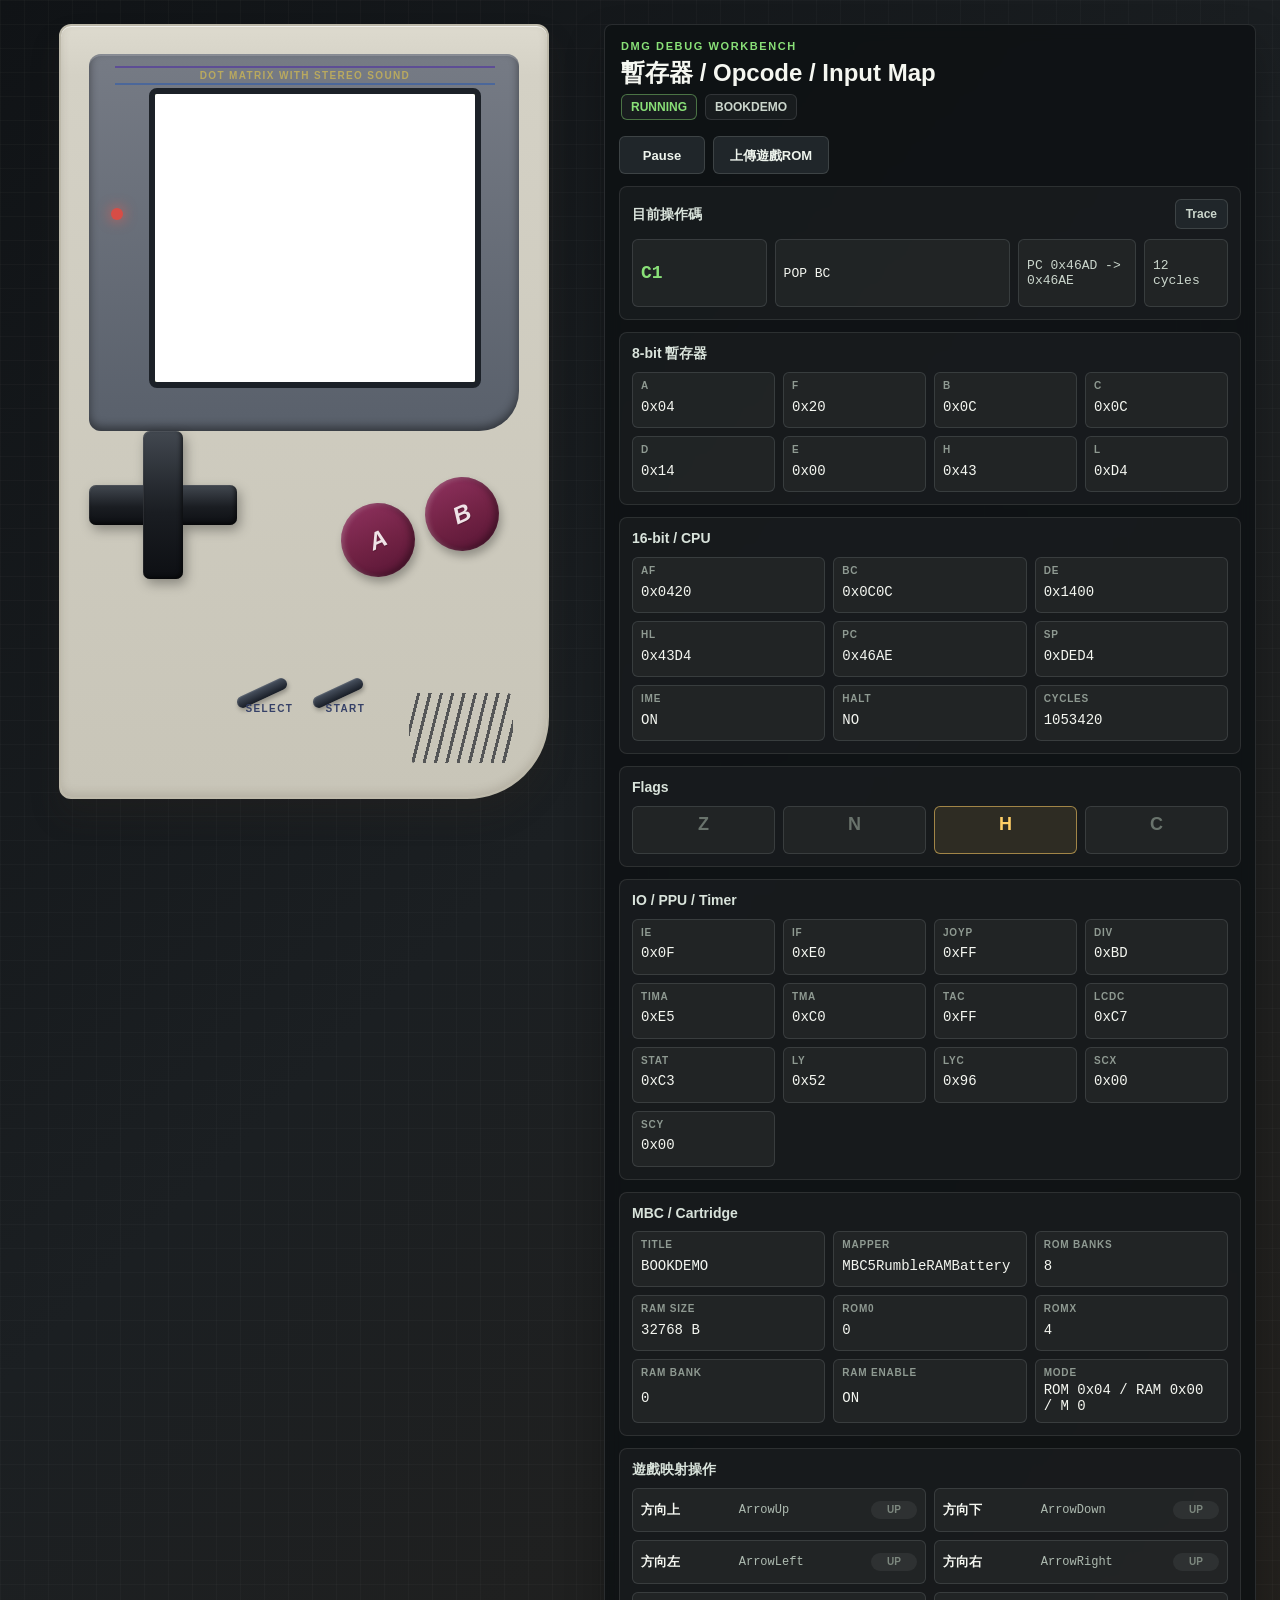
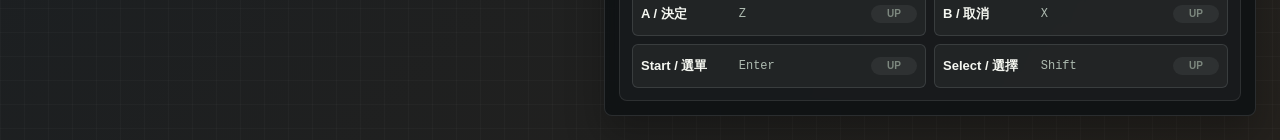
<file: index.html>
<!DOCTYPE html>
<html lang="zh-Hant">

<head>
    <meta charset="UTF-8">
    <meta name="viewport" content="width=device-width, initial-scale=1.0">
    <title>裕淵的GB模擬器 Debug Workbench</title>
    <meta name="description"
        content="Game Boy emulator debug workbench with live CPU registers, opcode trace, mapper state, and input mapping.">
    <link rel="stylesheet" href="css/reset.css">
    <link rel="stylesheet" href="css/style.css">
    <link rel="stylesheet" href="css/style-dmg.css">
    <link rel="stylesheet" href="css/style-mobile.css">
    <link rel="stylesheet" href="css/debug-tools.css">
</head>

<body class="debug-workbench">
    <main class="debug-layout">
        <section class="emulator-stage" aria-label="Game Boy emulator">
            <div class="gameboy">
                <div class="display">
                    <div class="display-content">
                        <canvas id="bootLogo" width="320" height="288"></canvas>
                    </div>
                </div>

                <div class="rom-input">
                    <span>Upload ROM</span>
                    <input id="rom-input" type="file" accept=".gb">
                </div>

                <div class="joypad" id="joypad">
                    <div class="crosspad" id="crosspad">
                        <button class="up" data-key="ArrowUp" id="up-button" aria-label="Up"></button>
                        <button class="down" data-key="ArrowDown" id="down-button" aria-label="Down"></button>
                        <button class="right" data-key="ArrowRight" id="right-button" aria-label="Right"></button>
                        <button class="left" data-key="ArrowLeft" id="left-button" aria-label="Left"></button>
                    </div>

                    <button class="round-button a-button" data-key="KeyZ" id="a-button">A</button>
                    <button class="round-button b-button" data-key="KeyX" id="b-button">B</button>

                    <button class="square-button select-button" data-key="ShiftLeft" id="select-button"
                        aria-label="Select"></button>
                    <button class="square-button enter-button" data-key="Enter" id="start-button"
                        aria-label="Start"></button>
                </div>
            </div>
        </section>

        <aside class="debug-panel" aria-label="Emulator debug panel">
            <header class="debug-panel-header">
                <p class="debug-kicker">DMG DEBUG WORKBENCH</p>
                <h1>暫存器 / Opcode / Input Map</h1>
                <div class="status-strip">
                    <span id="run-state">BOOT</span>
                    <span id="rom-title">book_demo.gb</span>
                </div>
            </header>

            <section class="debug-toolbar" aria-label="Execution controls">
                <button id="pause-toggle" type="button">暫停</button>
                <button id="step-button" type="button" hidden>Step</button>
                <label class="upload-rom-button" for="rom-input">上傳遊戲ROM</label>
            </section>

            <section class="debug-section opcode-section">
                <div class="section-title">
                    <h2>目前操作碼</h2>
                    <button id="opcode-log-toggle" type="button" aria-expanded="false">Trace</button>
                </div>
                <div class="opcode-readout">
                    <span id="opcode-value">--</span>
                    <span id="opcode-mnemonic">Waiting for CPU</span>
                    <span id="opcode-pc">PC --</span>
                    <span id="opcode-cycles">-- cycles</span>
                </div>
                <textarea id="opcode-log" class="opcode-log" readonly aria-label="Recent opcode trace"></textarea>
            </section>

            <section class="debug-section">
                <div class="section-title">
                    <h2>8-bit 暫存器</h2>
                </div>
                <div id="register-grid" class="metric-grid metric-grid-4"></div>
            </section>

            <section class="debug-section">
                <div class="section-title">
                    <h2>16-bit / CPU</h2>
                </div>
                <div id="cpu-grid" class="metric-grid metric-grid-3"></div>
            </section>

            <section class="debug-section">
                <div class="section-title">
                    <h2>Flags</h2>
                </div>
                <div id="flag-grid" class="flag-grid"></div>
            </section>

            <section class="debug-section">
                <div class="section-title">
                    <h2>IO / PPU / Timer</h2>
                </div>
                <div id="io-grid" class="metric-grid metric-grid-4"></div>
            </section>

            <section class="debug-section">
                <div class="section-title">
                    <h2>MBC / Cartridge</h2>
                </div>
                <div id="mapper-grid" class="metric-grid metric-grid-3"></div>
            </section>

            <section class="debug-section input-section">
                <div class="section-title">
                    <h2>遊戲映射操作</h2>
                </div>
                <div id="input-map" class="input-map"></div>
            </section>
        </aside>
    </main>

    <script type="module" src="script/debug-main.js"></script>
</body>

</html>
</file>
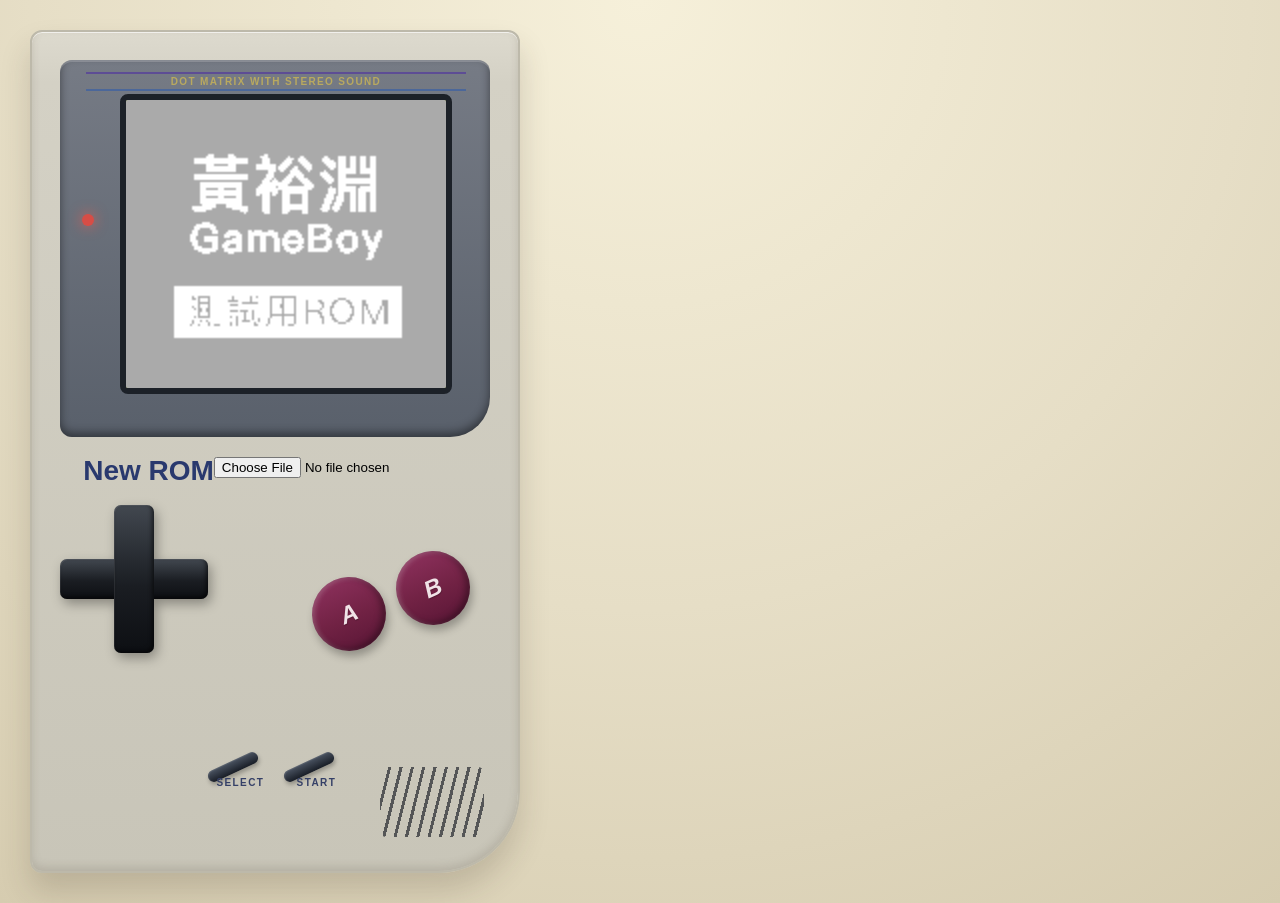
<file: index-with-out-workbench.html>
<!DOCTYPE html>
<html lang="en">

<head>
    <meta charset="UTF-8">
    <meta name="viewport" content="width=device-width, initial-scale=1.0">
    <title>裕淵的GB模擬器</title>
    <link rel="canonical" href="https://nickhuang1121.github.io/gameboy-emulator-js/">
    <meta name="description" content="在瀏覽器中遊玩的 Game Boy 模擬器。">
    <meta property="og:type" content="website">
    <meta property="og:url" content="https://nickhuang1121.github.io/gameboy-emulator-js/">
    <meta property="og:title" content="裕淵的GB模擬器">
    <meta property="og:description" content="在瀏覽器中遊玩的 Game Boy 模擬器。">
    <meta property="og:image" content="https://nickhuang1121.github.io/gameboy-emulator-js/images/img_gbemu.jpg">
    <meta property="og:image:width" content="480">
    <meta property="og:image:height" content="360">
    <meta property="og:image:alt" content="裕淵的GB模擬器畫面截圖">
    <meta name="twitter:card" content="summary_large_image">
    <meta name="twitter:title" content="裕淵的GB模擬器">
    <meta name="twitter:description" content="在瀏覽器中遊玩的 Game Boy 模擬器。">
    <meta name="twitter:image" content="https://nickhuang1121.github.io/gameboy-emulator-js/images/img_gbemu.jpg">
    <link rel="stylesheet" href="css/reset.css">
    <link rel="stylesheet" href="css/style.css">
    <link rel="stylesheet" href="css/style-dmg.css">
    <link rel="stylesheet" href="css/style-mobile.css">
</head>

<body>


    <div class="gameboy">
        <div class="display">
            <div class="display-content">
                <canvas id="bootLogo" width="320" height="288"></canvas>
            </div>

        </div>
        <div class="rom-input"><span>New ROM</span><input id="rom-input" type="file" accept=".gb"></div>

        <div class="joypad" id="joypad">
            <div class="crosspad" id="crosspad">
                <button class="up" data-key="ArrowUp" id="up-button"></button>
                <button class="down" data-key="ArrowDown" id="down-button"></button>
                <button class="right" data-key="ArrowRight" id="right-button"></button>
                <button class="left" data-key="ArrowLeft" id="left-button"></button>
            </div>

            <button class="round-button a-button" data-key="KeyZ" id="a-button">A</button>
            <button class="round-button b-button" data-key="KeyX" id="b-button">B</button>

            <button class="square-button select-button" data-key="ShiftLeft" id="select-button"></button>
            <button class="square-button enter-button" data-key="Enter" id="start-button"></button>

        </div>

    </div>

    <script type="module" src="script/main.js"></script>

</body>

</html>
</file>
<file: css/style.css>
:root {
    --shell-color: lightgray;
    --display-color: #555;
    --dpad-color: #222;
    --action-button-color: #641d3b;
    --system-button-color: #0b0d21;
    --panel-radius: 20px;
    --shell-corner-radius: 60px;
    --shell-shadow: 5px 5px 20px rgba(0, 0, 0, 0.5), inset 2px 2px 5px rgba(255, 255, 255, 0.75), inset -2px -2px 5px rgba(0, 0, 0, 0.5);
    --panel-shadow: inset 0 0 10px rgba(0, 0, 0, 0.5), inset 0 0 4px rgba(0, 0, 0, 0.5);
    --button-shadow: inset 2px 2px 5px rgba(255, 255, 255, 0.25), inset 0 0 4px rgba(0, 0, 0, 0.5), 1px 1px 3px rgba(0, 0, 0, 0.75);
}

body {
    padding: 30px;
}

.gameboy {
    display: inline-block;
    padding: 50px 50px 100px;
    background: var(--shell-color);
    border-radius: var(--panel-radius) var(--panel-radius) var(--shell-corner-radius) var(--panel-radius);
    box-shadow: var(--shell-shadow);
}

.display {
    position: relative;
    padding: 20px 30px 20px 80px;
    background: var(--display-color);
    border-radius: var(--panel-radius);
    box-shadow: var(--panel-shadow);
}

.display::after {
    content: "";
    position: absolute;
    top: 131px;
    left: 43px;
    display: block;
    width: 10px;
    height: 10px;
    background: white;
    border-radius: 999px;
    box-shadow: 0 0 10px rgba(255, 0, 0, 1), inset 0 0 10px rgba(255, 0, 0, 1), inset 0 0 6px rgba(255, 0, 0, 1);
}

.display-content {
    display: inline-block;
    overflow: hidden;
    border-radius: 20px;
}

.joypad {
    position: relative;
    width: 430px;
    /* padding-top: 50px; */
}

.crosspad {
    position: relative;
    width: 140px;
    height: 140px;
    filter: drop-shadow(2px 2px 4px rgba(0, 0, 0, 0.75));
}

.crosspad::after,
.crosspad::before {
    content: "";
    position: absolute;
    top: 0;
    left: 50px;
    width: 40px;
    height: 140px;
    background: var(--dpad-color);
    border-radius: 5px;
}

.crosspad::before {
    top: 50px;
    left: 0;
    width: 140px;
    height: 40px;
}

.crosspad button {
    position: absolute;
    z-index: 100;
    width: 40px;
    height: 40px;
    border: none;
    background: transparent;
    cursor: pointer;
}

.crosspad .up,
.crosspad .down {
    left: 50px;
}

.crosspad .up {
    top: 0;
}

.crosspad .down {
    bottom: 0;
}

.crosspad .left,
.crosspad .right {
    top: 50px;
}

.crosspad .left {
    left: 0;
}

.crosspad .right {
    right: 0;
}

.round-button {
    position: absolute;
    width: 80px;
    height: 80px;
    border: none;
    border-radius: 999px;
    color: antiquewhite;
    font-size: 20px;
    background: var(--action-button-color);
    box-shadow: var(--button-shadow);
    cursor: pointer;
}

.a-button {
    top: 70px;
    left: 237px;
}

.b-button {
    top: 50px;
    left: 344px;
}

.square-button {
    position: absolute;
    bottom: -30px;
    left: 150px;
    width: 50px;
    height: 10px;
    border: none;
    border-radius: 10px;
    background: var(--system-button-color);
    transform: rotate(-30deg);
    cursor: pointer;
}

.enter-button {
    left: 220px;
}

.rom-input {
    display: flex;
    justify-content: center;
    padding: 20px 10px;
}

.rom-input span {
    color: #29396e;
    font-size: 28px;
    font-weight: 700;
}
</file>
<file: css/style-dmg.css>
/* Load this file after style.css to apply the DMG skin. */

:root {
    --dmg-shell-top: #dddace;
    --dmg-shell-bottom: #c8c5b8;
    --dmg-shell-edge: #bdb9aa;
    --dmg-bezel-top: #767b85;
    --dmg-bezel-bottom: #59606b;
    --dmg-purple: #5d4d95;
    --dmg-blue: #4b679a;
    --dmg-gold: #b9a95f;
    --dmg-screen: #99a36a;
    --dmg-screen-shadow: #667048;
    --dmg-button-top: #8a2f5a;
    --dmg-button-bottom: #5d1838;
    --dmg-system-top: #4a5361;
    --dmg-system-bottom: #181d26;
    --dmg-ink: #23262d;
}

body {
    background: radial-gradient(circle at top, #f6f0da 0, #e6dec6 55%, #d6ccb0 100%);
    font-family: Arial, Helvetica, sans-serif;
}

.gameboy {
    position: relative;
    padding: 28px 28px 116px;
    background: linear-gradient(180deg, var(--dmg-shell-top) 0, #d4d1c5 50px, var(--dmg-shell-bottom) 100%);
    border: 2px solid var(--dmg-shell-edge);
    border-radius: 12px 12px 82px 12px;
    box-shadow: 0 18px 30px rgba(54, 47, 33, 0.18), inset 0 1px 0 rgba(255, 255, 255, 0.65), inset 0 -4px 8px rgba(104, 95, 79, 0.2);
}

.gameboy::after {
    content: "";
    position: absolute;
    right: 34px;
    bottom: 34px;
    width: 104px;
    height: 70px;
    background: repeating-linear-gradient(104deg, transparent 0 8px, rgba(35, 38, 45, 0.88) 8px 11px);
    border-radius: 6px;
    opacity: 0.8;
    pointer-events: none;
}

.display {
    padding: 34px 24px 40px 60px;
    background: linear-gradient(180deg, var(--dmg-bezel-top) 0, var(--dmg-bezel-bottom) 100%);
    border-radius: 12px 12px 40px 12px;
    box-shadow: inset 0 2px 0 rgba(255, 255, 255, 0.18), inset 0 -4px 10px rgba(0, 0, 0, 0.45);
}

.display::before {
    content: "DOT MATRIX WITH STEREO SOUND";
    position: absolute;
    top: 12px;
    left: 26px;
    right: 24px;
    padding: 3px 0 2px;
    border-top: 2px solid var(--dmg-purple);
    border-bottom: 2px solid var(--dmg-blue);
    color: var(--dmg-gold);
    font-size: 10px;
    font-weight: 700;
    letter-spacing: 1.35px;
    text-align: center;
}

.display::after {
    top: 154px;
    left: 22px;
    width: 12px;
    height: 12px;
    background: #d74d46;
    box-shadow: 0 0 14px rgba(255, 89, 74, 0.8);
}

.display-content {
    position: relative;
    border: 6px solid #1c2128;
    border-radius: 8px;
    background: var(--dmg-screen);
    box-shadow: inset 0 0 0 2px rgba(255, 255, 255, 0.08), inset 0 0 18px rgba(58, 65, 38, 0.42);
}

.display-content canvas {
    display: block;
    background: linear-gradient(180deg, #a2ac74 0, var(--dmg-screen) 100%);
}

.joypad {
    min-height: 250px;
    /* padding-top: 74px; */
}

/* .joypad::before {
    content: "Nick's GAME BOY";
    position: absolute;
    top: 4px;
    left: 122px;
    color: #29396e;
    font-size: 28px;
    font-weight: 700;
    letter-spacing: -0.7px;
} */

.crosspad {
    width: 148px;
    height: 148px;
    filter: drop-shadow(3px 5px 6px rgba(0, 0, 0, 0.32));
}

.crosspad::after,
.crosspad::before {
    left: 54px;
    width: 40px;
    height: 148px;
    background: linear-gradient(180deg, #424850 0, #1a1d22 55%, #0d0f13 100%);
    border-radius: 7px;
    box-shadow: inset 1px 1px 0 rgba(255, 255, 255, 0.08), inset -2px -2px 4px rgba(0, 0, 0, 0.58);
}

.crosspad::before {
    top: 54px;
    left: 0;
    width: 148px;
    height: 40px;
}

.crosspad button {
    width: 40px;
    height: 40px;
    border-radius: 8px;
    appearance: none;
}

.crosspad .up,
.crosspad .down {
    left: 54px;
}

.crosspad .left,
.crosspad .right {
    top: 54px;
}

.round-button {
    width: 74px;
    height: 74px;
    background: linear-gradient(180deg, var(--dmg-button-top) 0, #712244 55%, var(--dmg-button-bottom) 100%);
    box-shadow: inset 2px 2px 5px rgba(255, 255, 255, 0.2), inset -3px -3px 7px rgba(0, 0, 0, 0.35), 0 6px 8px rgba(0, 0, 0, 0.28);
    color: #f0e3e7;
    font-size: 24px;
    font-style: italic;
    font-weight: 700;
    text-shadow: 0 1px 1px rgba(0, 0, 0, 0.24);
    transform: rotate(-24deg);
}

.a-button {
    top: 72px;
    left: 252px;
}

.b-button {
    top: 46px;
    left: 336px;
}

.square-button {
    bottom: -18px;
    width: 54px;
    height: 12px;
    background: linear-gradient(180deg, var(--dmg-system-top) 0, var(--dmg-system-bottom) 100%);
    border-radius: 12px;
    box-shadow: inset 1px 1px 1px rgba(255, 255, 255, 0.1), 0 3px 4px rgba(0, 0, 0, 0.28);
    transform: rotate(-25deg);
}

.select-button {
    left: 146px;
}

.enter-button {
    left: 222px;
}

.select-button::after,
.enter-button::after {
    position: absolute;
    top: 18px;
    left: 50%;
    color: #354067;
    font-size: 10px;
    font-weight: 700;
    letter-spacing: 1.4px;
    transform: translateX(-50%) rotate(25deg);
}

.select-button::after {
    content: "SELECT";
}

.enter-button::after {
    content: "START";
}

.round-button:active {
    transform: translateY(2px) rotate(-24deg);
}

.square-button:active {
    transform: translateY(1px) rotate(-25deg);
}
</file>
<file: css/style-mobile.css>
/* Load this file after style-dmg.css for mobile layout overrides. */

@media (max-width: 480px) {
    body {
        padding: 8px 0 24px;
        overflow-x: hidden;
    }

    .gameboy {
        display: block;
        box-sizing: border-box;
        width: 100%;
        max-width: 360px;
        margin: 0 auto;
        padding: 10px 0 28px;
        border-width: 0;
        border-radius: 24px;
        box-shadow: none;
    }

    .gameboy::after {
        display: none;
    }

    .display {
        box-sizing: border-box;
        width: 320px;
        margin: 0 auto;
        padding: 24px 0 18px;
        border-radius: 16px;
    }

    .display::before {
        top: 8px;
        left: 10px;
        right: 10px;
        padding: 2px 0;
        font-size: 8px;
        letter-spacing: 1px;
    }

    .display::after {
        top: 147px;
        left: 8px;
        width: 10px;
        height: 10px;
    }

    .display-content {
        border-width: 0;
        border-radius: 0;
    }

    .display-content canvas,
    #bootLogo {
        display: block;
        width: 320px;
        height: 288px;
        max-width: none;
        max-height: none;
    }

    .joypad {
        display: grid;
        grid-template-columns: 124px 64px 64px;
        grid-template-rows: 72px 40px;
        grid-template-areas:
            "dpad b a"
            "dpad select start";
        justify-content: space-between;
        align-items: end;
        width: 320px;
        min-height: 0;
        margin: 0 auto;
        /* padding-top: 56px; */
        column-gap: 10px;
        row-gap: 14px;
    }

    .joypad::before {
        top: 4px;
        left: 0;
        width: 320px;
        font-size: 18px;
        letter-spacing: -0.3px;
        text-align: center;
        transform: none;
    }

    .crosspad {
        grid-area: dpad;
        width: 124px;
        height: 124px;
        align-self: end;
        filter: drop-shadow(2px 4px 5px rgba(0, 0, 0, 0.28));
    }

    .crosspad::after,
    .crosspad::before {
        left: 42px;
        width: 40px;
        height: 124px;
    }

    .crosspad::before {
        top: 42px;
        left: 0;
        width: 124px;
        height: 40px;
    }

    .crosspad .up,
    .crosspad .down {
        left: 42px;
    }

    .crosspad .left,
    .crosspad .right {
        top: 42px;
    }

    .round-button,
    .square-button {
        position: static;
        justify-self: center;
        align-self: center;
        touch-action: manipulation;
        -webkit-tap-highlight-color: transparent;
    }

    .round-button {
        width: 64px;
        height: 64px;
        font-size: 22px;
        transform: rotate(-18deg);
    }

    .a-button {
        grid-area: a;
        align-self: start;
    }

    .b-button {
        grid-area: b;
        align-self: end;
        transform: translateY(14px) rotate(-18deg);
    }

    .square-button {
        width: 56px;
        height: 14px;
        transform: rotate(-20deg);
    }

    .select-button {
        grid-area: select;
    }

    .enter-button {
        grid-area: start;
    }

    .select-button::after,
    .enter-button::after {
        top: 18px;
        font-size: 9px;
        letter-spacing: 1px;
        transform: translateX(-50%) rotate(20deg);
    }

    .a-button:active {
        transform: translateY(2px) rotate(-18deg);
    }

    .b-button:active {
        transform: translateY(16px) rotate(-18deg);
    }

    .square-button:active {
        transform: translateY(1px) rotate(-20deg);
    }
}
</file>
<file: css/debug-tools.css>
* {
    box-sizing: border-box;
}

.debug-workbench {
    min-height: 100vh;
    padding: 24px;
    overflow-x: hidden;
    background:
        linear-gradient(90deg, rgba(255, 255, 255, 0.025) 1px, transparent 1px),
        linear-gradient(180deg, rgba(255, 255, 255, 0.025) 1px, transparent 1px),
        linear-gradient(135deg, #101316 0, #1b1f22 46%, #24211d 100%);
    background-size: 24px 24px, 24px 24px, auto;
    color: #e7ece8;
    font-family: Arial, Helvetica, sans-serif;
}

.debug-layout {
    display: grid;
    grid-template-columns: minmax(430px, 560px) minmax(420px, 1fr);
    align-items: start;
    gap: 20px;
    width: min(1280px, 100%);
    margin: 0 auto;
}

.emulator-stage {
    position: sticky;
    top: 24px;
    display: flex;
    justify-content: center;
    min-width: 0;
}

.debug-workbench .gameboy {
    max-width: 100%;
}

.debug-workbench .rom-input {
    position: absolute;
    width: 1px;
    height: 1px;
    margin: -1px;
    overflow: hidden;
    clip-path: inset(50%);
    white-space: nowrap;
}

.debug-panel {
    display: grid;
    gap: 12px;
    min-width: 0;
    padding: 14px;
    border: 1px solid rgba(231, 236, 232, 0.12);
    border-radius: 8px;
    background: rgba(14, 18, 20, 0.88);
    box-shadow: 0 20px 38px rgba(0, 0, 0, 0.25);
    backdrop-filter: blur(8px);
}

.debug-panel-header {
    display: grid;
    gap: 8px;
    padding: 2px 2px 4px;
}

.debug-kicker {
    color: #89e078;
    font-size: 11px;
    font-weight: 700;
    letter-spacing: 1.6px;
}

.debug-panel h1 {
    margin: 0;
    color: #f5f7f1;
    font-size: 24px;
    line-height: 1.1;
    letter-spacing: 0;
}

.status-strip {
    display: flex;
    flex-wrap: wrap;
    gap: 8px;
}

.status-strip span,
.opcode-readout span,
.metric,
.flag,
.input-map-item {
    border: 1px solid rgba(231, 236, 232, 0.12);
    background: rgba(255, 255, 255, 0.045);
}

.status-strip span {
    min-width: 76px;
    padding: 6px 9px;
    border-radius: 6px;
    color: #cbd6cc;
    font-size: 12px;
    font-weight: 700;
}

#run-state[data-state="running"] {
    border-color: rgba(137, 224, 120, 0.45);
    color: #89e078;
}

#run-state[data-state="paused"] {
    border-color: rgba(255, 207, 102, 0.5);
    color: #ffcf66;
}

#run-state[data-state="stopped"] {
    border-color: rgba(255, 112, 112, 0.5);
    color: #ff9292;
}

.debug-toolbar {
    display: grid;
    grid-template-columns: 86px 116px;
    gap: 8px;
}

.debug-toolbar button,
.debug-toolbar .upload-rom-button,
.section-title button {
    display: inline-flex;
    align-items: center;
    justify-content: center;
    min-height: 38px;
    border: 1px solid rgba(231, 236, 232, 0.14);
    border-radius: 6px;
    background: #20262a;
    color: #eef4ed;
    font: inherit;
    font-size: 13px;
    font-weight: 700;
    text-decoration: none;
}

.debug-toolbar button,
.debug-toolbar .upload-rom-button,
.section-title button {
    cursor: pointer;
}

.debug-toolbar [hidden] {
    display: none;
}

.debug-toolbar button:hover,
.debug-toolbar .upload-rom-button:hover,
.section-title button:hover {
    border-color: rgba(137, 224, 120, 0.45);
}

.debug-section {
    display: grid;
    gap: 10px;
    padding: 12px;
    border: 1px solid rgba(231, 236, 232, 0.1);
    border-radius: 8px;
    background: rgba(255, 255, 255, 0.035);
}

.section-title {
    display: flex;
    align-items: center;
    justify-content: space-between;
    gap: 10px;
}

.section-title h2 {
    margin: 0;
    color: #d9e3db;
    font-size: 14px;
    line-height: 1.2;
    letter-spacing: 0;
}

.section-title button {
    min-height: 30px;
    padding: 0 10px;
    color: #cbd6cc;
    font-size: 12px;
}

.section-title button[aria-expanded="true"] {
    border-color: rgba(122, 184, 255, 0.5);
    color: #7ab8ff;
}

.opcode-readout {
    display: grid;
    grid-template-columns: minmax(110px, 0.8fr) minmax(160px, 1.4fr) minmax(90px, 0.7fr) minmax(72px, 0.5fr);
    gap: 8px;
    min-height: 68px;
}

.opcode-readout span {
    min-width: 0;
    min-height: 68px;
    padding: 8px;
    border-radius: 6px;
    color: #cbd6cc;
    font-family: "SFMono-Regular", Consolas, "Liberation Mono", monospace;
    font-size: 13px;
    line-height: 1.2;
    align-content: center;
    overflow-wrap: anywhere;
}

#opcode-value {
    color: #89e078;
    font-size: 18px;
    font-weight: 800;
}

#opcode-mnemonic {
    color: #f5f7f1;
}

.opcode-log {
    display: none;
    width: 100%;
    min-height: 220px;
    resize: vertical;
    padding: 10px;
    border: 1px solid rgba(122, 184, 255, 0.25);
    border-radius: 6px;
    background: #0c1012;
    color: #b8c9bc;
    font-family: "SFMono-Regular", Consolas, "Liberation Mono", monospace;
    font-size: 12px;
    line-height: 1.45;
}

.opcode-log.is-open {
    display: block;
}

.metric-grid {
    display: grid;
    gap: 8px;
}

.metric-grid-4 {
    grid-template-columns: repeat(4, minmax(0, 1fr));
}

.metric-grid-3 {
    grid-template-columns: repeat(3, minmax(0, 1fr));
}

.metric {
    display: grid;
    gap: 5px;
    min-width: 0;
    min-height: 56px;
    padding: 8px;
    border-radius: 6px;
}

.metric-label {
    color: #8f9a92;
    font-size: 10px;
    font-weight: 800;
    letter-spacing: 0.8px;
    text-transform: uppercase;
}

.metric-value {
    color: #f5f7f1;
    font-family: "SFMono-Regular", Consolas, "Liberation Mono", monospace;
    font-size: 14px;
    line-height: 1.1;
    overflow-wrap: anywhere;
}

.metric-value.is-hot {
    color: #89e078;
}

.flag-grid {
    display: grid;
    grid-template-columns: repeat(4, minmax(0, 1fr));
    gap: 8px;
}

.flag {
    min-height: 48px;
    padding: 8px;
    border-radius: 6px;
    color: #69736c;
    font-size: 18px;
    font-weight: 900;
    text-align: center;
}

.flag.is-active {
    border-color: rgba(255, 207, 102, 0.55);
    color: #ffcf66;
    background: rgba(255, 207, 102, 0.1);
}

.input-map {
    display: grid;
    grid-template-columns: repeat(2, minmax(0, 1fr));
    gap: 8px;
}

.input-map-item {
    display: grid;
    grid-template-columns: minmax(76px, 0.8fr) minmax(88px, 1fr) minmax(58px, auto);
    align-items: center;
    gap: 8px;
    min-height: 44px;
    padding: 8px;
    border-radius: 6px;
}

.input-action {
    color: #f5f7f1;
    font-size: 13px;
    font-weight: 800;
}

.input-key {
    color: #aebbb1;
    font-family: "SFMono-Regular", Consolas, "Liberation Mono", monospace;
    font-size: 12px;
}

.input-state {
    justify-self: end;
    min-width: 46px;
    padding: 4px 6px;
    border-radius: 999px;
    background: rgba(255, 255, 255, 0.06);
    color: #7d887f;
    font-size: 10px;
    font-weight: 900;
    text-align: center;
}

.input-map-item.is-active {
    border-color: rgba(137, 224, 120, 0.5);
    background: rgba(137, 224, 120, 0.08);
}

.input-map-item.is-active .input-state {
    background: rgba(137, 224, 120, 0.18);
    color: #89e078;
}

@media (max-width: 1020px) {
    .debug-layout {
        grid-template-columns: 1fr;
    }

    .emulator-stage {
        position: static;
    }
}

@media (max-width: 620px) {
    .debug-workbench {
        padding: 10px;
    }

    .debug-panel {
        padding: 10px;
    }

    .debug-toolbar,
    .opcode-readout,
    .metric-grid-3,
    .metric-grid-4,
    .input-map {
        grid-template-columns: 1fr 1fr;
    }

    #opcode-mnemonic {
        grid-column: 1 / -1;
    }

    .flag-grid {
        grid-template-columns: repeat(4, minmax(0, 1fr));
    }
}

@media (max-width: 480px) {
    .debug-workbench {
        padding: 8px 0 18px;
    }

    .debug-layout {
        gap: 12px;
    }

    .debug-panel {
        width: min(100% - 16px, 420px);
        margin: 0 auto;
    }

    .debug-panel h1 {
        font-size: 20px;
    }

    .metric-grid-3,
    .metric-grid-4 {
        grid-template-columns: 1fr 1fr;
    }

    .input-map,
    .input-map-item {
        grid-template-columns: 1fr;
    }

    .input-state {
        justify-self: start;
    }
}
</file>
